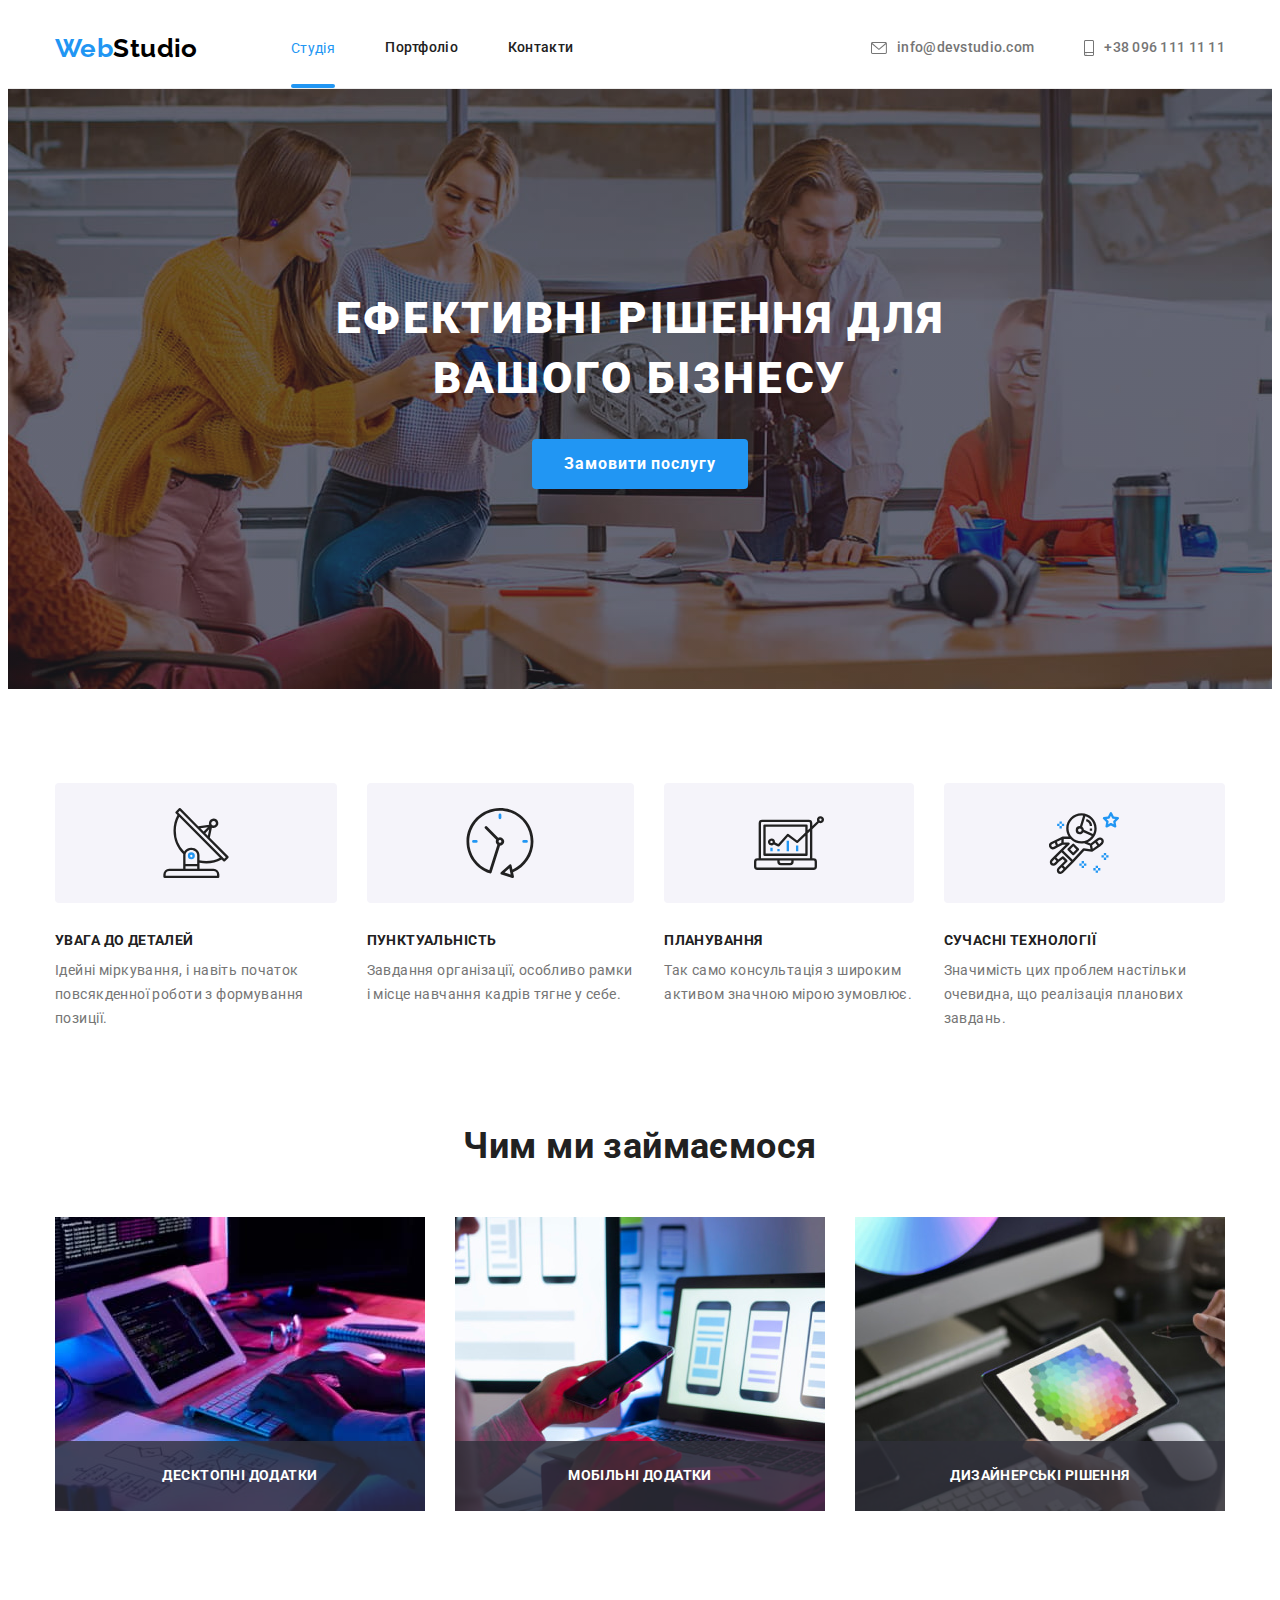
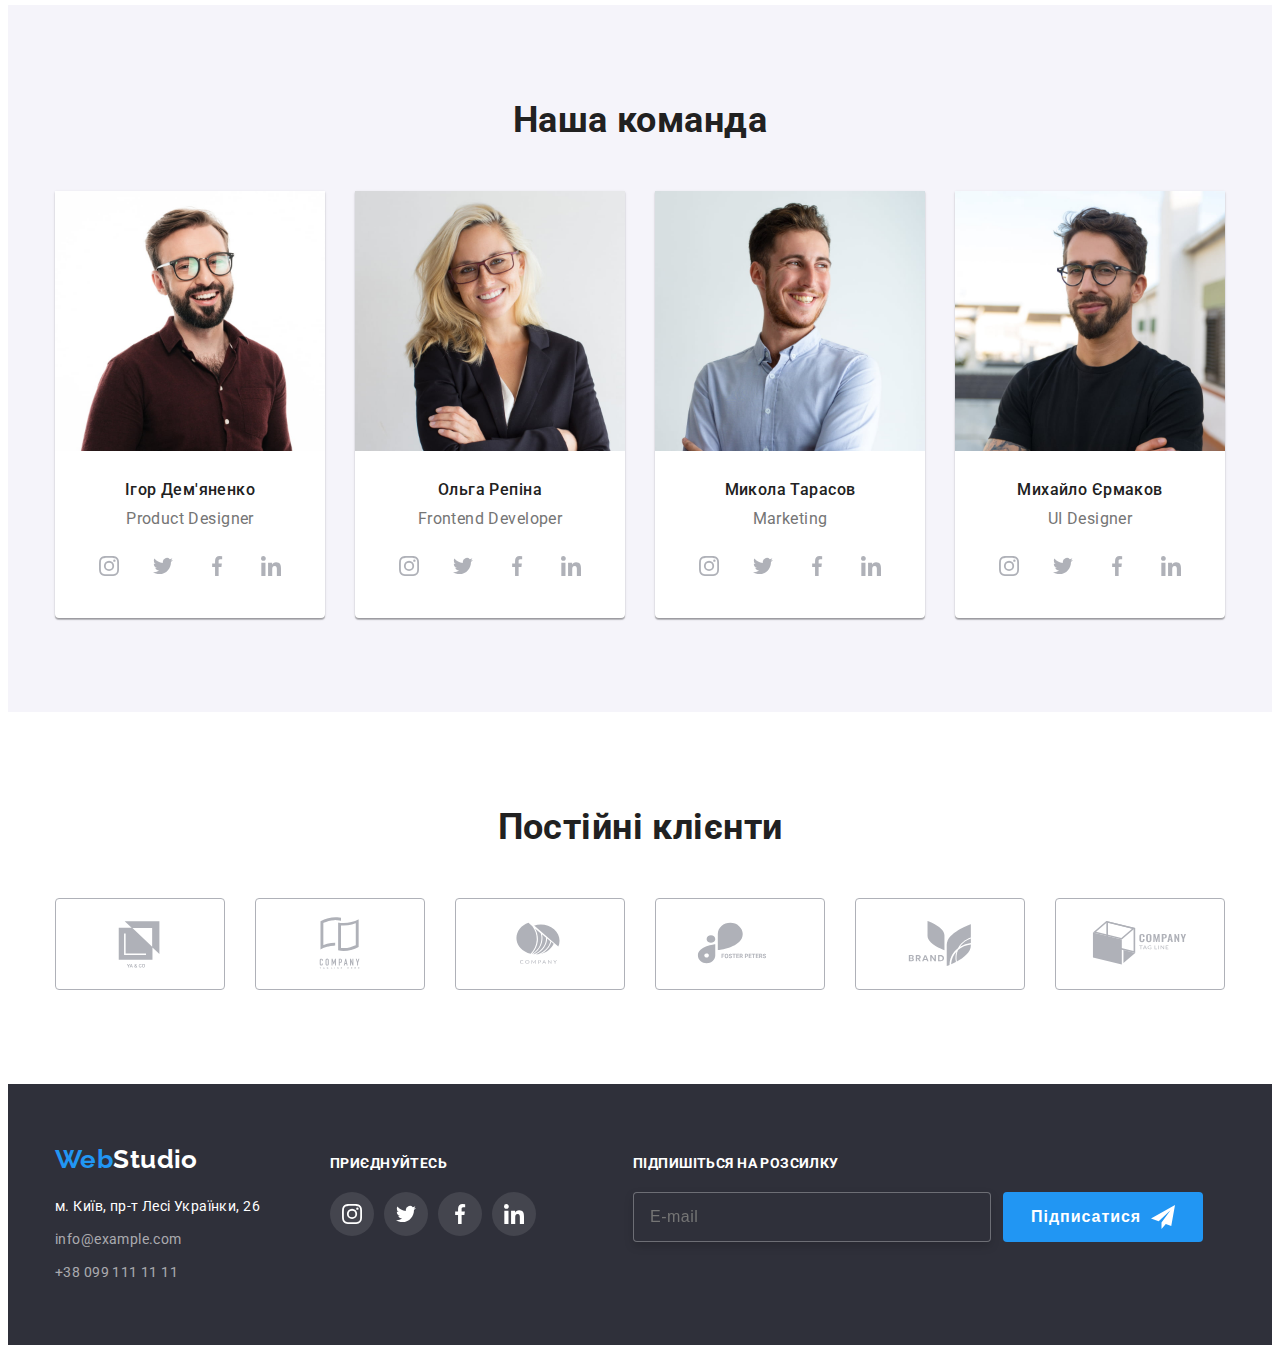
<file: index.html>
<!DOCTYPE html>
<html lang="uk">
  <head>
    <meta charset="UTF-8" />
    <meta http-equiv="X-UA-Compatible" content="IE=edge" />
    <meta name="viewport" content="width=device-width, initial-scale=1.0" />
    <link rel="preconnect" href="https://fonts.googleapis.com" />
    <link rel="preconnect" href="https://fonts.gstatic.com" crossorigin />
    <link
      href="https://fonts.googleapis.com/css2?family=Raleway:wght@700&family=Roboto:wght@400;500;700;900&display=swap"
      rel="stylesheet"
    />
    <link
      rel="stylesheet"
      href="https://cdnjs.cloudflare.com/ajax/libs/modern-normalize/1.1.0/modern-normalize.min.css"
      integrity="sha512-wpPYUAdjBVSE4KJnH1VR1HeZfpl1ub8YT/NKx4PuQ5NmX2tKuGu6U/JRp5y+Y8XG2tV+wKQpNHVUX03MfMFn9Q=="
      crossorigin="anonymous"
      referrerpolicy="no-referrer"
    />
    <link rel="stylesheet" href="css/styles.css" />
    <title>Студія</title>
  </head>
  <body>
    <header class="main-header">
      <div class="container main-nav">
        <a href="index.html" class="page-logo link"
            >Web<span class="page-logo-part link">Studio</span></a
          >
        <nav class="site-nav">
          <ul class="site-nav list">
            <li class="site-nav item"><a href="" class="link-acent link">Студія</a></li>
            <li class="site-nav item"><a href="portfolio.html" class="nav-link link">Портфоліо</a></li>
            <li class="site-nav item"><a href="" class="nav-link link">Контакти</a></li>
          </ul>
        </nav>
        <ul class="auth-nav list">
          <li class="auth-nav item">            
            <a href="mailto:info@devstudio.com" class="contact-link link"
              ><svg class="email-icon">
                  <use href="./images/icons.svg#icon-envelope"></use>
            </svg>info@devstudio.com</a
            >          
          </li>
          <li class="auth-nav item">               
            <a href="tel:+380961111111" class="contact-link link"
              ><svg class="phone-icon">
                  <use href="./images/icons.svg#icon-smartphone"></use>
                </svg>+38 096 111 11 11</a
            >           
          </li>
        </ul>
      </div>
    </header>
    <main>
      <section class="hero">
        <div class="container">
          <h1 class="hero-title">Ефективні рішення для вашого бізнесу</span></h1>
          <button class="hero-button" data-modal-open type="button">Замовити послугу</button>
        </div>
      </section>
      <section class="section">
          <div class="container">
          <h2 hidden class="section-title">Наші переваги</h2>
          <ul class="features-list">
            <li class="features-list item">
              <div class="icon-antena">
                  <svg class="features-icon">
                  <use href="./images/icons.svg#icon-antenna"></use>
                  </svg>
              </div>
              
              <h3 class="features-title">Увага до деталей</h3>
              <p class="features-text">
                Ідейні міркування, і навіть початок повсякденної роботи з
                формування позиції.
              </p>
            </li>
            <li class="features-list item icon-clock">
              <div class="icon-antena">
                  <svg class="features-icon">
                  <use href="./images/icons.svg#icon-clock"></use>
                  </svg>
              </div>
              <h3 class="features-title">Пунктуальність</h3>
              <p class="features-text">
                Завдання організації, особливо рамки і місце навчання кадрів
                тягне у себе.
              </p>
            </li>
            
            <li class="features-list item icon-computer">
              <div class="icon-antena">
                  <svg class="features-icon">
                  <use href="./images/icons.svg#icon-diagram"></use>
                  </svg>
              </div>
              <h3 class="features-title">Планування</h3>
              <p class="features-text">
                Так само консультація з широким активом значною мірою зумовлює.
              </p>
            </li>
            <li class="features-list item icon-astranaut">
              <div class="icon-antena">
                  <svg class="features-icon">
                  <use href="./images/icons.svg#icon-astronaut"></use>
                  </svg>
              </div>
              <h3 class="features-title">Сучасні технології</h3>
              <p class="features-text">
                Значимість цих проблем настільки очевидна, що реалізація
                планових завдань.
              </p>
            </li>
          </ul>
          </div>
        </section>

        <section class="section about-us">
          <div class="container">
          <h2 class="section-title">Чим ми займаємося</h2>
          <ul class="main-photo-list list">
            <li class="main-photo-list item">
              <img
                src="./images/box1.jpg"
                width="370"
                alt="Людина працює з комп'ютером"
              />
              <div class="main-photo-list text">Десктопні додатки</div>
            </li>
            <li class="main-photo-list item">
              <img
                src="./images/box2.jpg"
                width="370"
                alt="Людина працює з телефоном"
              />
              <div class="main-photo-list text">Мобільні додатки</div>
            </li>
            <li class="main-photo-list item">
              <img
                src="./images/box3.jpg"
                width="370"
                alt="Людина працює з планшетом"
              />
              <div class="main-photo-list text">Дизайнерські рішення</div>
            </li>
          </ul>
          </div>
        </section>
      
      <section class="section section-team">
        <div class="container">
          <h2 class="section-title">Наша команда</h2>
          <ul class="main-team-list list">
            <li class="main-team-list item">
              <img
                src="images/teamcard1.jpg"
                alt="Игорь Демченко"
                class="main-team-media"
              />
              <div class="main-team-info">
              <h3 class="main-team-list-title">Ігор Дем'яненко</h3>
              <p class="main-team-list-text">Product Designer</p>
              <ul class="team-list-icon">
                <li class="team-list-icon issue">
              <a href="#" class="list-social-icon">
                <svg class="social-icon">
                  <use href="./images/icons.svg#icon-instagram"></use>
                </svg>
              </a></li>
              <li class="team-list-icon issue"><a href="#" class="list-social-icon">
                <svg class="social-icon">
                  <use href="./images/icons.svg#icon-twitter"></use>
                </svg>
              </a>
            </li>
              <li class="team-list-icon issue"><a href="#" class="list-social-icon">
                <svg class="social-icon">
                  <use href="./images/icons.svg#icon-facebook"></use>
                </svg>
              </a>
            </li>
              <li class="team-list-icon issue"><a href="#" class="list-social-icon">
                <svg class="social-icon">
                  <use href="./images/icons.svg#icon-linkedin"></use>
                </svg>
              </a>
            </li>
            </ul>
            </div>
            </li>
            <li class="main-team-list item">
              <img src="images/teamcard2.jpg" class="main-team-media" alt="Ольга Репина" />
              <div class="main-team-info">
                <h3 class="main-team-list-title">Ольга Репіна</h3>
                 <p class="main-team-list-text">Frontend Developer</p>
                 <ul class="team-list-icon">
                <li class="team-list-icon issue">
              <a href="#" class="list-social-icon">
                <svg class="social-icon">
                  <use href="./images/icons.svg#icon-instagram"></use>
                </svg>
              </a>
                </li>
              <li class="team-list-icon issue">
              <a href="#" class="list-social-icon">
                <svg class="social-icon">
                  <use href="./images/icons.svg#icon-twitter"></use>
                </svg>
              </a>
              </li>
              <li class="team-list-icon issue">
              <a href="#" class="list-social-icon">
                <svg class="social-icon">
                  <use href="./images/icons.svg#icon-facebook"></use>
                </svg>
              </a>
              </li>
              <li class="team-list-icon issue">
              <a href="#" class="list-social-icon">
                <svg class="social-icon">
                  <use href="./images/icons.svg#icon-linkedin"></use>
                </svg>
              </a>
              </li>
            </ul>
            </div>
            </li>
            <li class="main-team-list item">
              <img
                src="images/teamcard3.jpg"
                class="main-team-media"
                alt="Николай Тарасов"
              />
              <div class="main-team-info">
              <h3 class="main-team-list-title">Микола Тарасов</h3>
              <p class="main-team-list-text">Marketing</p>
              <ul class="team-list-icon">
                <li class="team-list-icon issue">
              <a href="#" class="list-social-icon">
                <svg class="social-icon">
                  <use href="./images/icons.svg#icon-instagram"></use>
                </svg>
              </a>
              </li>
              <li class="team-list-icon issue">
              <a href="#" class="list-social-icon">
                <svg class="social-icon">
                  <use href="./images/icons.svg#icon-twitter"></use>
                </svg>
              </a>
              </li>
              <li class="team-list-icon issue">
              <a href="#" class="list-social-icon">
                <svg class="social-icon">
                  <use href="./images/icons.svg#icon-facebook"></use>
                </svg>
              </a>
              </li>
              <li class="team-list-icon issue">
              <a href="#" class="list-social-icon">
                <svg class="social-icon">
                  <use href="./images/icons.svg#icon-linkedin"></use>
                </svg>
              </a>
              </li>
            </ul>
            </div>
            </li>
            <li class="main-team-list item">
              <img
                src="images/teamcard4.jpg"
                class="main-team-media"
                alt="Михаил Ермаков"
              />
              <div class="main-team-info">
              <h3 class="main-team-list-title">Михайло Єрмаков</h3>
              <p class="main-team-list-text">UI Designer</p>
              <ul class="team-list-icon">
                <li class="team-list-icon issue">
              <a href="#" class="list-social-icon">
                <svg class="social-icon">
                  <use href="./images/icons.svg#icon-instagram"></use>
                </svg>
              </a>
              </li>
              <li class="team-list-icon issue">
              <a href="#" class="list-social-icon">
                <svg class="social-icon">
                  <use href="./images/icons.svg#icon-twitter"></use>
                </svg>
              </a>
              </li>
              <li class="team-list-icon issue">
              <a href="#" class="list-social-icon">
                <svg class="social-icon">
                  <use href="./images/icons.svg#icon-facebook"></use>
                </svg>
              </a>
              </li>
              <li class="team-list-icon issue">
              <a href="#" class="list-social-icon">
                <svg class="social-icon">
                  <use href="./images/icons.svg#icon-linkedin"></use>
                </svg>
              </a>
              </li>
            </ul>
            </div>
            </li>
          </ul>
        </div>
      </section>

      <section class="section section-clients">
        <div class="container">
          <h2 class="section-title">Постійні клієнти</h2>
          <ul class="main-clients-list">
            <li class="main-clients-list item">             
              <a href="#" class="list-clients-icon">
                <svg class="clients-icon">
                  <use href="./images/icons.svg#icon-Logo"></use>
                </svg>
              </a>           
            </li>
            <li class="main-clients-list item">
            
              <a href="#" class="list-clients-icon">
                <svg class="clients-icon">
                  <use href="./images/icons.svg#icon-company"></use>
                </svg>
              </a>
            
            </li><li class="main-clients-list item">
              
              <a href="#" class="list-clients-icon">
                <svg class="clients-icon">
                  <use href="./images/icons.svg#icon-group"></use>
                </svg>
              </a>
            
            </li><li class="main-clients-list item">
             
              <a href="#" class="list-clients-icon">
                <svg class="clients-icon">
                  <use href="./images/icons.svg#icon-fosters"></use>
                </svg>
              </a>
            
            </li><li class="main-clients-list item">
              
              <a href="#" class="list-clients-icon">
                <svg class="clients-icon">
                  <use href="./images/icons.svg#icon-brand"></use>
                </svg>
              </a>
           
            </li><li class="main-clients-list item">
             
              <a href="#" class="list-clients-icon">
                <svg class="clients-icon">
                  <use href="./images/icons.svg#icon-tagline"></use>
                </svg>
              </a>
            
            </li>
          </ul>
        </div>
      </section>
    </main>

    <footer class="footer-section">      
        <div class="container footer-main">
          <div class="footer-part">
          <a href="/index.html" class="page-logo-footer link"
            >Web<span class="page-logo-part-footer link">Studio</span></a
          >
          <address class="footer-adress">
            <ul class="footer-adress list">
              <li class="footer-adress item">
                <a
                  href="https://goo.gl/maps/CPtrU1FHBa2aNyZL9"
                  target="_blank"
                  rel="noopener noreferrer"
                  class="adress-company link"
                  >м. Київ, пр-т Лесі Українки, 26</a
                >
              </li>
              <li class="footer-adress item">
                <a href="mailto:info@example.com" class="footer-contact link"
                  >info@example.com</a
                >
              </li>
              <li class="footer-adress item">
                <a href="tel:+380991111111" class="footer-contact link">+38 099 111 11 11</a>
              </li>
            </ul>
          </address>
          </div>
          <div class="footer-join">
            <p class="footer-join title">Приєднуйтесь</p>          
              <ul class="footer-join-icon">
                <li class="footer-join-icon issue">
              <a href="#" class="list-footer-icon">
                <svg class="footer-icon">
                  <use href="./images/icons.svg#icon-instagram"></use>
                </svg>
              </a>
              </li>
              <li class="footer-join-icon issue">
              <a href="#" class="list-footer-icon">
                <svg class="footer-icon">
                  <use href="./images/icons.svg#icon-twitter"></use>
                </svg>
              </a>  
              </li>         
              <li class="footer-join-icon issue">
              <a href="#" class="list-footer-icon">
                <svg class="footer-icon">
                  <use href="./images/icons.svg#icon-facebook"></use>
                </svg>
              </a>   
              </li>     
              <li class="footer-join-icon issue">     
              <a href="#" class="list-footer-icon">
                <svg class="footer-icon">
                  <use href="./images/icons.svg#icon-linkedin"></use>
                </svg>
              </a>   
              </li>         
            </ul>      
      </div>
      <div class="footer-subscribe">
        <form action="" class="form-subscribe">
          <label class="footer-subscribe title" for="mail">Підпишіться на розсилку</label>
          <div class="subscribe-folder">
          <input type="email" name="email" class="subscribe-input" id="mail" placeholder="E-mail">
          <button type="submit" class="btn-subscribe">Підписатися
            <svg class="subscribe-icon">
                  <use href="./images/icons.svg#icon-telegram"></use>
                </svg>
          </button>
          </div>
        </form>
      </div>
        </div>
    </footer>
    <div class="backdrop is-hidden" data-modal>
      <div class="modal">
        <button data-modal-close class="btn-close"><svg class="close-icon">
                  <use href="./images/icons.svg#icon-closeblack"></use>
            </svg></button>
            <p class="form-title">Залиште свої дані, ми вам передзвонимо</p>
            <form action="" class="form">
              <ul>
              <li class="form-field">
                <label for="name" class="form-label">Ім'я
                <input type="text" class="form-input" name="name" id="name" placeholder="">
                <svg class="vector-icon">
                  <use href="./images/icons.svg#icon-vector"></use>
                </svg></label>
              </li>
            <li class="form-field">
                <label for="phone" class="form-label">Телефон</label>         
                <input type="tel" class="form-input" name="phone" id="phone" placeholder="">
            <svg class="vector-icon" >
                  <use href="./images/icons.svg#icon-phone"></use>
                </svg>
              </li>
            <li class="form-field">
                <label for="email" class="form-label">Пошта</label>
                <input type="email" class="form-input" name="email" id="email" placeholder="">
             <svg class="vector-icon" >
                  <use href="./images/icons.svg#icon-email"></use>
                </svg>
              </li>
            <li class="form-field">
                <label for="text" class="form-label">Коментар</label>
                <!-- <input type="text" class="form-input text" name="text" id="text" placeholder="Введіть текст"> -->
                <textarea name="text" id="text"  placeholder="Введіть текст"  class="form-input text"></textarea>
            </li>
            </ul>
            <div class="form-checkbox">
              <label for="offer" class="checkbox-label">
                <svg class="checkbox-icon" >
                      <use href="./images/icons.svg#icon-iconcheck"></use>
                    </svg>
                <input type="checkbox" class="checkbox" name="topic" id="offer">
                <span class="icon"></span>Погоджуюся з розсилкою та приймаю <a href="#" class="checkbox-label part">Умови договору</a></label>
            </div>
          </form>
           <button class="form-button" type="button">Відправити</button>
      </div>
    </div>
    <script src="js/modal.js"></script>
  </body>
</html>
</file>
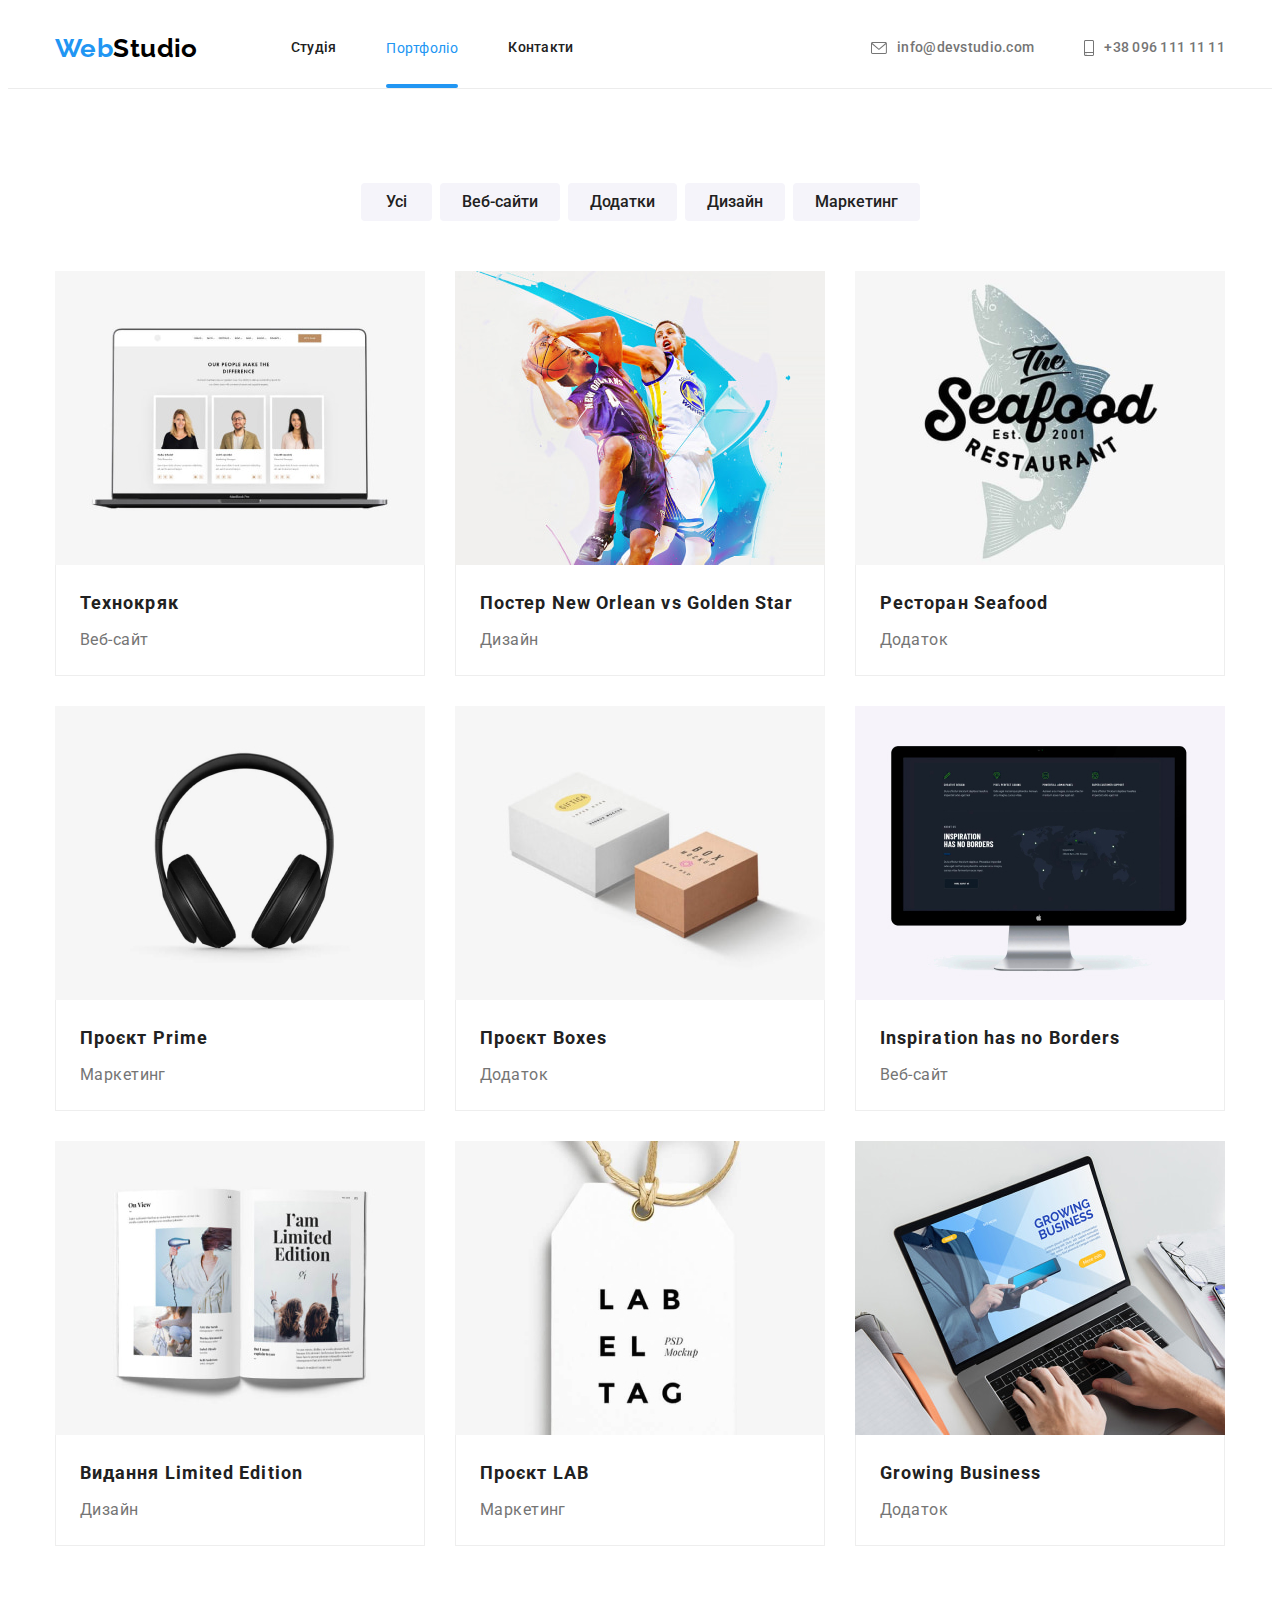
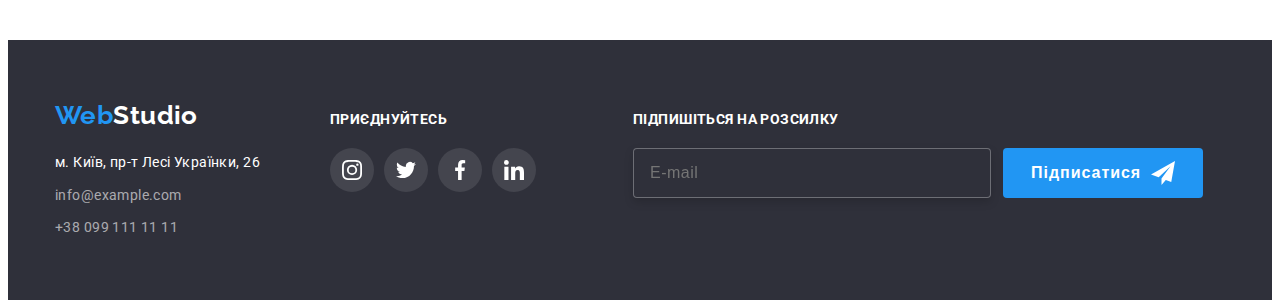
<file: portfolio.html>
<!DOCTYPE html>
<html lang="uk">
  <head>
    <meta charset="UTF-8" />
    <meta http-equiv="X-UA-Compatible" content="IE=edge" />
    <meta name="viewport" content="width=device-width, initial-scale=1.0" />
    <link rel="preconnect" href="https://fonts.googleapis.com" />
    <link rel="preconnect" href="https://fonts.gstatic.com" crossorigin />
    <link
      href="https://fonts.googleapis.com/css2?family=Raleway:wght@700&family=Roboto:wght@400;500;700;900&display=swap"
      rel="stylesheet"
    />
    <link
      rel="stylesheet"
      href="https://cdnjs.cloudflare.com/ajax/libs/modern-normalize/1.1.0/modern-normalize.min.css"
      integrity="sha512-wpPYUAdjBVSE4KJnH1VR1HeZfpl1ub8YT/NKx4PuQ5NmX2tKuGu6U/JRp5y+Y8XG2tV+wKQpNHVUX03MfMFn9Q=="
      crossorigin="anonymous"
      referrerpolicy="no-referrer"
    />
    <link rel="stylesheet" href="css/styles.css" />
    <title>Портфоліо</title>
  </head>
  <body>
    <header class="main-header">
      <div class="container main-nav">
        <a href="index.html" class="page-logo link"
          >Web<span class="page-logo-part link">Studio</span></a
        >
        <nav class="site-nav">
          <ul class="site-nav list">
            <li class="site-nav item">
              <a href="index.html" class="nav-link link">Студія</a>
            </li>
            <li class="site-nav item">
              <a href="" class="link-acent link">Портфоліо</a>
            </li>
            <li class="site-nav item"><a href="" class="nav-link link">Контакти</a></li>
          </ul>
        </nav>
        <ul class="auth-nav list">
          <li class="auth-nav item">            
            <a href="mailto:info@devstudio.com" class="contact-link link"
              ><svg class="email-icon">
                  <use href="./images/icons.svg#icon-envelope"></use>
            </svg>info@devstudio.com</a
            >          
          </li>
          <li class="auth-nav item">               
            <a href="tel:+380961111111" class="contact-link link"
              ><svg class="phone-icon">
                  <use href="./images/icons.svg#icon-smartphone"></use>
                </svg>+38 096 111 11 11</a
            >           
          </li>
        </ul>
      </div>
    </header>

    <main>
      <section class="section">
        <div class="container">
          <h1 hidden class="section-title">Портфоліо</h1>
          <ul class="section-buttons">
            <li class="section-buttons-item">
              <button type="button" class="section-button">Усі</button>
            </li>
            <li class="section-buttons-item">
              <button type="button" class="button-sites">Веб-сайти</button>
            </li>
            <li class="section-buttons-item">
              <button type="button" class="button-adds">Додатки</button>
            </li>
            <li class="section-buttons-item">
              <button type="button" class="button-design">Дизайн</button>
            </li>
            <li class="section-buttons-item">
              <button type="button" class="button-marketing">Маркетинг</button>
            </li>
          </ul>
          <ul class="section-portfolio">
            <li class="section-portfolio item">
              <a href="" class="portfolio-link link">
                <div class="portfolio-media">
                <img
                  src="images/technocrack.jpg"
                  width="370"
                  alt="Image of laptop"
                  class="portfolio-img"
                />
                <div class="portfolio-section">
                  <p class="portfolio-section text">Ресурс пропонує комплексні пропозиції з різним рівнем функціоналу та сервісів. Все це дозволить відвідувачу отримати вичерпні відомості про компанію чи приватну особу.</p>
                </div>
                
                </div>
                
                <div class="portfolio-list">
                  <h2 class="portfolio-items">Технокряк</h2>
                  <p class="portfolio-text">Веб-сайт</p>
                </div></a
              >
            </li>
            <li class="section-portfolio item">
              <a href="" class="portfolio-link link">
                <div class="portfolio-media">
                <img
                  src="images/poster.jpg"
                  width="370"
                  alt="Two men playing bascketboll"
                  class="portfolio-img"
                /><div class="portfolio-section">
                  <p class="portfolio-section text">Ресурс пропонує комплексні пропозиції з різним рівнем функціоналу та сервісів. Все це дозволить відвідувачу отримати вичерпні відомості про компанію чи приватну особу.</p>
                </div>
                </div>
                <div class="portfolio-list">
                  <h2 class="portfolio-items">
                    Постер New Orlean vs Golden Star
                  </h2>
                  <p class="portfolio-text">Дизайн</p>
                </div></a
              >
            </li>
            <li class="section-portfolio item">
              <a href="" class="portfolio-link link"
                >
                <div class="portfolio-media">
                <img
                  src="images/restoraunt.jpg"
                  width="370"
                  alt="Logo of seafood restaraunt"
                  class="portfolio-img"
                />
                <div class="portfolio-section">
                  <p class="portfolio-section text">Ресурс пропонує комплексні пропозиції з різним рівнем функціоналу та сервісів. Все це дозволить відвідувачу отримати вичерпні відомості про компанію чи приватну особу.</p>
                </div>
                </div>
                <div class="portfolio-list">
                  <h2 class="portfolio-items">Ресторан Seafood</h2>
                  <p class="portfolio-text">Додаток</p>
                </div></a
              >
            </li>
            <li class="section-portfolio item">
              <a href="" class="portfolio-link link"
                ><div class="portfolio-media">
                  <img
                  src="images/prime.jpg"
                  width="370"
                  alt="Picture of headphones"
                  class="portfolio-img"
                />
                <div class="portfolio-section">
                  <p class="portfolio-section text">Ресурс пропонує комплексні пропозиції з різним рівнем функціоналу та сервісів. Все це дозволить відвідувачу отримати вичерпні відомості про компанію чи приватну особу.</p>
                </div>
                </div>
                <div class="portfolio-list">
                  <h2 class="portfolio-items">Проєкт Prime</h2>
                  <p class="portfolio-text">Маркетинг</p>
                </div></a
              >
            </li>
            <li class="section-portfolio item">
              <a href="" class="portfolio-link link"
                ><div class="portfolio-media">
                <img
                  src="images/boxes.jpg"
                  width="370"
                  alt="Two boxes"
                  class="portfolio-img"
                />
                <div class="portfolio-section">
                  <p class="portfolio-section text">Ресурс пропонує комплексні пропозиції з різним рівнем функціоналу та сервісів. Все це дозволить відвідувачу отримати вичерпні відомості про компанію чи приватну особу.</p>
                </div>
                </div>
                <div class="portfolio-list">
                  <h2 class="portfolio-items">Проєкт Boxes</h2>
                  <p class="portfolio-text">Додаток</p>
                </div></a
              >
            </li>
            <li class="section-portfolio item">
              <a href="" class="portfolio-link link"
                >
                <div class="portfolio-media">
                  <img
                  src="images/inspiration.jpg"
                  alt="PC monitor"
                  class="portfolio-img"
                />
                <div class="portfolio-section">
                  <p class="portfolio-section text">Ресурс пропонує комплексні пропозиції з різним рівнем функціоналу та сервісів. Все це дозволить відвідувачу отримати вичерпні відомості про компанію чи приватну особу.</p>
                </div>
                </div>
                <div class="portfolio-list">
                  <h2 class="portfolio-items">Inspiration has no Borders</h2>
                  <p class="portfolio-text">Веб-сайт</p>
                </div></a
              >
            </li>
            <li class="section-portfolio item">
              <a href="" class="portfolio-link link">
                <div class="portfolio-media">
                <img
                  src="images/limited.jpg"
                  alt="Magazine"
                  class="portfolio-img"
                />
                <div class="portfolio-section">
                  <p class="portfolio-section text">Ресурс пропонує комплексні пропозиції з різним рівнем функціоналу та сервісів. Все це дозволить відвідувачу отримати вичерпні відомості про компанію чи приватну особу.</p>
                </div>
                </div>
                <div class="portfolio-list">
                  <h2 class="portfolio-items">Видання Limited Edition</h2>
                  <p class="portfolio-text">Дизайн</p>
                </div></a
              >
            </li>
            <li class="section-portfolio item">
              <a href="" class="portfolio-link link"
                ><div class="portfolio-media">
                <img src="images/lab.jpg" alt="Tag" class="portfolio-img" />
                 <div class="portfolio-section">
                  <p class="portfolio-section text">Ресурс пропонує комплексні пропозиції з різним рівнем функціоналу та сервісів. Все це дозволить відвідувачу отримати вичерпні відомості про компанію чи приватну особу.</p>
                </div>
                </div>
                <div class="portfolio-list">
                  <h2 class="portfolio-items">Проєкт LAB</h2>
                  <p class="portfolio-text">Маркетинг</p>
                </div></a
              >
            </li>
            <li class="section-portfolio item">
              <a href="" class="portfolio-link link"
                ><div class="portfolio-media">
                <img
                  src="images/growing.jpg"
                  width="370"
                  alt="Hands on laptop"
                  class="portfolio-img"
                />
                 <div class="portfolio-section">
                  <p class="portfolio-section text">Ресурс пропонує комплексні пропозиції з різним рівнем функціоналу та сервісів. Все це дозволить відвідувачу отримати вичерпні відомості про компанію чи приватну особу.</p>
                </div>
                </div>
                <div class="portfolio-list">
                  <h2 class="portfolio-items">Growing Business</h2>
                  <p class="portfolio-text">Додаток</p>
                </div></a
              >
            </li>
          </ul>
        </div>
      </section>
    </main>

    <footer class="footer-section portfolio">
        <div class="container footer-main">
          <div class="footer-part">
          <a href="/index.html" class="page-logo-footer link"
            >Web<span class="page-logo-part-footer link">Studio</span></a
          >
          <address class="footer-adress">
            <ul class="footer-adress list">
              <li class="footer-adress item">
                <a
                  href="https://goo.gl/maps/CPtrU1FHBa2aNyZL9"
                  target="_blank"
                  rel="noopener noreferrer"
                  class="adress-company link"
                  >м. Київ, пр-т Лесі Українки, 26</a
                >
              </li>
              <li class="footer-adress item">
                <a href="mailto:info@example.com" class="footer-contact link"
                  >info@example.com</a
                >
              </li>
              <li class="footer-adress item">
                <a href="tel:+380991111111" class="footer-contact link">+38 099 111 11 11</a>
              </li>
            </ul>
          </address>
          </div>
          <div class="footer-join">
            <p class="footer-join title">Приєднуйтесь</p>          
              <ul class="footer-join-icon">
                <li class="footer-join-icon issue">
              <a href="#" class="list-footer-icon">
                <svg class="footer-icon">
                  <use href="./images/icons.svg#icon-instagram"></use>
                </svg>
              </a>
              </li> 
              <li class="footer-join-icon issue">
              <a href="#" class="list-footer-icon">
                <svg class="footer-icon">
                  <use href="./images/icons.svg#icon-twitter"></use>
                </svg>
              </a>     
              </li> 
              <li class="footer-join-icon issue">    
              <a href="#" class="list-footer-icon">
                <svg class="footer-icon">
                  <use href="./images/icons.svg#icon-facebook"></use>
                </svg>
              </a> 
              </li>    
              <li class="footer-join-icon issue">      
              <a href="#" class="list-footer-icon">
                <svg class="footer-icon">
                  <use href="./images/icons.svg#icon-linkedin"></use>
                </svg>
              </a>    
              </li>       
            </ul>   
          </div>   
            <div class="footer-subscribe">
        <form action="" class="form-subscribe">
          <label class="footer-subscribe title" for="mail">Підпишіться на розсилку</label>
          <div class="subscribe-folder">
          <input type="email" name="email" class="subscribe-input" id="mail" placeholder="E-mail">
          <button type="submit" class="btn-subscribe">Підписатися
            <svg class="subscribe-icon">
                  <use href="./images/icons.svg#icon-telegram"></use>
                </svg>
          </button>
          </div>
        </form>
      </div>
      </div>
    </footer>
  </body>
</html>
</file>
<file: css/styles.css>
html {
  box-sizing: border-box;
}

*,
*::before,
*::after {
  box-sizing: inherit;
}

:root {
  --main-color-text: #212121;
  --secondary-color: #757575;
  --white-color: #fff;
  --secondary-white: rgba(255, 255, 255, 0.6);
  --button-color: #f5f4fa;
  --acent-color: #2196f3;
  --header-footer-color: #2f303a;
  --black-color: #000;
  --link-border: #eee;
  --section-team: #f5f4fa;
  --horizontal-line: #ececec;
  --icon-color: #afb1b8;
  --time-duration: 250ms cubic-bezier(0.4, 0, 0.2, 1);
}

body {
  font-family: "Roboto", "Raleway", sans-serif;
  background-color: var(--white-color);
  color: var(--main-color-text);
  font-size: 14px;
  letter-spacing: 0.03em;
}

.container {
  width: 1200px;
  margin: 0 auto;
  padding: 0 15px;
}

h1,
h2,
h3,
h4,
h5,
h6 {
  margin: 0;
}

.page-logo {
  margin-right: 93px;
}

.page-logo,
.page-logo-footer {
  font-weight: 700;
  font-size: 26px;
  line-height: 1.19;
  color: var(--acent-color);
}

.page-logo-part {
  color: var(--black-color);
}

.page-logo,
.page-logo-part,
.page-logo-footer {
  font-family: "Raleway";
}

ul {
  list-style: none;
  margin: 0;
  padding: 0;
}

.main-header {
  border: 1px var(--horizontal-line);
  border-style: hidden hidden solid hidden;
}

.main-nav {
  display: flex;
  align-items: center;
}

.site-nav {
  display: flex;
}

.auth-nav {
  display: flex;
  margin-left: auto;
}

.site-nav .item:not(:last-child),
.auth-nav .item:not(:last-child) {
  margin-right: 50px;
}

.nav-link {
  font-weight: 500;
  line-height: 1.14;
  letter-spacing: 0.02em;
  color: var(--main-color-text);
  padding: 32px 0;
}

.nav-link,
.page-logo-part,
.page-logo-part-footer,
.adress-company,
.footer-contact {
  transition: color var(--time-duration);
}

.nav-link:hover,
.nav-link:focus,
.page-logo-part:hover,
.page-logo-part:focus,
.page-logo-part-footer:hover,
.page-logo-part-footer:focus,
.adress-company:hover,
.adress-company:focus,
.footer-contact:hover,
.footer-contact:focus {
  color: var(--acent-color);
}

.link-acent {
  color: var(--acent-color);
  padding: 32px 0;
  position: relative;
}

.site-nav .list {
  position: relative;
}

.link-acent::after {
  content: "";
  position: absolute;
  background-color: var(--acent-color);
  width: 100%;
  height: 4px;
  border-radius: 2px;
  left: 0;
  bottom: 0;
}

.contact-link {
  padding: 32px 0;
  font-weight: 500;
  line-height: 1.14;
  letter-spacing: 0.02em;
  color: var(--secondary-color);
  fill: currentColor;
  display: flex;
  align-items: center;
  transition: color var(--time-duration);
}

.contact-link:hover,
.contact-link:focus {
  color: var(--acent-color);
}

.link {
  text-decoration: none;
}

.link-number,
.link-email {
  color: var(--secondary-color);
}
.site-nav .link-acent {
  transition: color var(--time-duration);
}

.site-nav .link-acent:hover,
.site-nav .link-acent:focus {
  color: var(--black-color);
}

.email-icon {
  margin-right: 10px;
  width: 16px;
  height: 12px;
}

.phone-icon {
  margin-right: 10px;
  width: 10px;
  height: 16px;
}

.hero {
  background-color: var(--header-footer-color);
  background-image: linear-gradient(
      to right,
      rgba(47, 48, 58, 0.4),
      rgba(47, 48, 58, 0.4)
    ),
    url("../images/background.jpg");
  background-repeat: no-repeat;
  background-position: center;
  background-size: cover;
  text-align: center;
  padding: 200px 0;
  max-width: 1600px;
  margin: 0 auto;
  height: 600px;
}

.hero-title {
  font-weight: 900;
  font-size: 44px;
  letter-spacing: 0.06em;
  text-transform: uppercase;
  color: var(--white-color);
  line-height: 1.36;
  width: 696px;
  margin: 0 auto;
}

.hero-title-transform {
  display: block;
}

.hero-button {
  display: inline-block;
  font-weight: 700;
  font-size: 16px;
  line-height: 1.87;
  letter-spacing: 0.06em;
  cursor: pointer;
  padding: 10px 32px;
  margin-top: 30px;
}

.section {
  padding: 94px 0;
}

.features-list {
  display: flex;
}

.features-list .item {
  flex-direction: column;
}

.icon-antena {
  display: block;
  height: 120px;
  background-color: var(--button-color);
  border-radius: 4px;
  margin-bottom: 30px;
}

.main-clients-list {
  display: flex;
  gap: 30px;
}

.main-clients-list .item {
  width: 170px;
  height: 92px;
}

.clients-icon {
  width: 106px;
  height: 60px;
  display: block;
}
.list-clients-icon {
  display: flex;
  justify-content: center;
  align-items: center;
  border: 1px solid var(--icon-color);
  border-radius: 4px;
  fill: var(--icon-color);
  width: 100%;
  height: 100%;
  transition: fill var(--time-duration), border var(--time-duration);
}

.list-clients-icon:hover,
.list-clients-icon:focus {
  fill: var(--acent-color);
  border: 1px solid var(--acent-color);
}

.features-icon {
  width: 70px;
  height: 70px;
  display: block;
  margin: 25px auto;
}

.features-list .item:not(:last-child),
.main-photo-list .item:not(:last-child),
.main-team-list .item:not(:last-child) {
  margin-right: 30px;
}

.features-title {
  font-size: 14px;
  font-weight: 700;
  line-height: 1.14;
  text-transform: uppercase;
  margin-top: 0;
  margin-bottom: 10px;
}

.features-text {
  color: var(--secondary-color);
  line-height: 1.71;
  margin: 0;
}

.hero-button {
  background-color: var(--acent-color);
  color: var(--white-color);
  border-radius: 4px;
  border: none;
  font-family: "Roboto", sans-serif;
}

.section-title {
  color: var(--main-color-text);
  font-weight: 700;
  font-size: 36px;
  line-height: 1.17;
  margin: 0;
  text-align: center;
  margin-bottom: 50px;
}

.about-us {
  padding-top: 0;
}

.main-photo-list {
  display: flex;
}
.main-photo-list .item {
  position: relative;
}

.main-photo-list .text {
  display: flex;
  justify-content: center;
  align-items: center;
  width: 100%;
  height: 70px;
  font-weight: 700;
  line-height: 1.14;
  text-align: center;
  letter-spacing: 0.03em;
  text-transform: uppercase;
  color: var(--white-color);
  position: absolute;
  background-color: rgba(47, 48, 58, 0.8);
  bottom: 0;
}

ul.main-team-list {
  display: flex;
}

.list-social-icon {
  display: flex;
  justify-content: center;
  align-items: center;
  width: 100%;
  height: 100%;
  background-color: var(--white-color);
  color: var(--icon-color);
  border-radius: 50%;
  transition: background-color var(--time-duration), color var(--time-duration);
}

.list-social-icon:not(:last-child) {
  margin-right: 10px;
}

.list-social-icon:hover,
.list-social-icon:focus {
  background-color: var(--acent-color);
  color: var(--white-color);
}

.social-icon {
  width: 20px;
  height: 20px;
  fill: currentColor;
}

.main-team-info {
  padding: 30px 0;
}

.main-team-media {
  display: block;
  width: 100%;
  height: auto;
}

.team-list-icon {
  display: flex;
  justify-content: center;
  align-items: center;
}

.team-list-icon .issue {
  width: 44px;
  height: 44px;
}

.team-list-icon .issue:not(:last-child) {
  margin-right: 10px;
}

.main-team-list .item {
  text-align: center;
  background-color: var(--white-color);
  border-radius: 0px 0px 4px 4px;
  box-shadow: 0px 1px 3px rgba(0, 0, 0, 0.12), 0px 1px 1px rgba(0, 0, 0, 0.14),
    0px 2px 1px rgba(0, 0, 0, 0.2);
}

.main-team-list-title {
  font-weight: 500;
  font-size: 16px;
  line-height: 1.16;
  margin-bottom: 10px;
}

.main-team-list-text {
  font-size: 16px;
  line-height: 1.16;
  color: var(--secondary-color);
  margin: 0;
  margin-bottom: 16px;
}

.section-team {
  background-color: var(--section-team);
  padding-top: 94px;
  padding-bottom: 94px;
}

.page-logo-part-footer {
  display: inline-block;
  font-family: "Raleway";
  color: var(--white-color);
}

.footer-section {
  background-color: var(--header-footer-color);
  padding: 60px 0;
}

address.footer-adress {
  margin-top: 20px;
}

.footer-adress .item:not(:last-child) {
  margin-bottom: 9px;
}

.adress-company,
.footer-contact {
  line-height: 1.71;
  font-style: normal;
}

.adress-company {
  color: var(--white-color);
}

.footer-contact {
  color: var(--secondary-white);
}

.footer-main {
  display: flex;
  align-items: baseline;
}

.footer-part {
  margin-right: 70px;
}

.footer-join .title {
  font-size: 14px;
  font-weight: 700;
  line-height: 1.14;
  text-transform: uppercase;
  margin-top: 0;
  margin-bottom: 20px;
  color: var(--white-color);
}

.footer-join {
  margin-right: 93px;
}

.footer-join-icon {
  display: flex;
  gap: 10px;
}

.list-footer-icon {
  padding: 12px;
  background-color: rgba(255, 255, 255, 0.1);
  color: var(--white-color);
  border-radius: 50%;
  transition: background-color var(--time-duration);
}

.list-footer-icon:hover,
.list-footer-icon:focus {
  background-color: var(--acent-color);
  color: var(--white-color);
}

.footer-join-icon .issue {
  width: 44px;
  height: 44px;
}

.footer-icon {
  width: 20px;
  height: 20px;
  fill: currentColor;
  display: block;
}

.section-button {
  padding: 6px 25px;
}

.button-sites,
.button-adds,
.button-design,
.button-marketing {
  padding: 6px 22px;
}

.section-button,
.button-sites,
.button-adds,
.button-design,
.button-marketing {
  background: var(--button-color);
  border-radius: 4px;
  border: none;
  font-weight: 500;
  font-size: 16px;
  line-height: 1.62;
  color: var(--main-color-text);
  font-family: "Roboto", sans-serif;
  cursor: pointer;
}

.section-portfolio {
  display: flex;
  flex-wrap: wrap;
}

.section-portfolio .item:nth-child(3n) {
  margin-right: 0;
}

.section-portfolio .item:nth-last-child(-n + 3) {
  margin-bottom: 0;
}

.section-portfolio .item {
  margin-bottom: 30px;
  margin-right: 30px;
}

.portfolio-link {
  display: block;
  transition: box-shadow var(--time-duration);
}

.portfolio-link:hover,
.portfolio-link:focus {
  box-shadow: 0px 1px 1px rgba(0, 0, 0, 0.12), 0px 4px 4px rgba(0, 0, 0, 0.06),
    1px 4px 6px rgba(0, 0, 0, 0.16);
}

.portfolio-list {
  padding: 20px 24px;
  border-left: 1px solid var(--link-border);
  border-right: 1px solid var(--link-border);
  border-bottom: 1px solid var(--link-border);
}

.portfolio-text {
  font-size: 16px;
  line-height: 1.87;
  color: var(--secondary-color);
  margin: 0;
}

.portfolio-items {
  font-weight: 700;
  font-size: 18px;
  line-height: 2;
  letter-spacing: 0.06em;
  color: var(--main-color-text);
  margin: 0;
  margin-bottom: 4px;
}

.portfolio-img {
  display: block;
  max-width: 100%;
  height: auto;
}

.portfolio-media {
  position: relative;
  overflow: hidden;
}

.portfolio-section {
  position: absolute;
  width: 100%;
  height: 100%;
  left: 0;
  bottom: 0;
  background-color: var(--acent-color);
  opacity: 0;
  transform: translateY(100%);
  transition: opacity var(--time-duration), transform var(--time-duration);
}

.portfolio-link:hover .portfolio-section,
.portfolio-link:focus .portfolio-section {
  opacity: 0.9;
  transform: translateY(0);
}

.portfolio-section .text {
  font-size: 18px;
  line-height: 1.55;
  margin: 0 auto;
  letter-spacing: 0.03em;
  color: var(--white-color);
  padding: 63px 24px;
}

.section-button,
.button-sites,
.button-adds,
.button-design,
.button-marketing,
.button-sites,
.button-adds,
.button-design {
  transition: background-color var(--time-duration), color var(--time-duration),
    box-shadow var(--time-duration);
}

.section-button:focus,
.section-button:hover,
.button-sites:focus,
.button-adds:focus,
.button-design:focus,
.button-marketing:focus,
.button-sites:hover,
.button-adds:hover,
.button-design:hover,
.button-marketing:hover {
  background-color: var(--acent-color);
  color: var(--button-color);
  box-shadow: 0px 1px 3px rgba(0, 0, 0, 0.12), 0px 1px 1px rgba(0, 0, 0, 0.14),
    0px 2px 1px rgba(0, 0, 0, 0.2);
}

.section-buttons {
  margin-bottom: 50px;
  display: flex;
  justify-content: center;
}

.section-buttons-item:not(:last-child) {
  margin-right: 8px;
}

.backdrop {
  position: fixed;
  width: 100%;
  height: 100%;
  top: 0;
  left: 0;
  background-color: rgba(0, 0, 0, 0.2);
  opacity: 1;
  transition: opacity var(--time-duration);
}

.backdrop.is-hidden {
  opacity: 0;
  pointer-events: none;
  visibility: hidden;
}

.backdrop.is-hidden .modal {
  transform: translate(-50%, -50%) scale(0.6);
}

.modal {
  position: absolute;
  min-width: 528px;
  min-height: 581px;
  top: 50%;
  left: 50%;
  transform: translate(-50%, -50%) scale(1);
  background-color: var(--white-color);
  transition: transform var(--time-duration), opacity var(--time-duration);
}

.btn-close {
  width: 32px;
  height: 32px;
  background-color: var(--white-color);
  border: 1px solid rgba(0, 0, 0, 0.1);
  border-radius: 50%;
  margin-left: 490px;
  margin-top: 8px;
  cursor: pointer;
}

.close-icon {
  display: block;
  width: 18px;
  height: 18px;
  color: currentColor;
  transition: fill var(--time-duration);
}

.close-icon:hover,
.close-icon:focus {
  fill: var(--acent-color);
}

.form {
  padding: 0;
  margin: 0 auto;
  width: 448px;
}

.form-field {
  position: relative;
}

.form-label {
  font-size: 12px;
  line-height: 1.16;
  letter-spacing: 0.01em;
  color: var(--secondary-color);
}

.form-input {
  margin-top: 4px;
  margin-bottom: 10px;
  padding-left: 42px;
  width: 100%;
  border: 1px solid rgba(33, 33, 33, 0.2);
  border-radius: 4px;
  height: 40px;
  transition: border var(--time-duration);
}

.form-input:hover,
.form-input:focus {
  border: 1px solid var(--acent-color);
}

.form-field:hover .vector-icon {
  fill: #2196f3;
}

.form-title {
  margin: 2px 40px 0;
  margin-bottom: 12px;
  font-weight: 700;
  font-size: 20px;
  line-height: 1.15;
  text-align: center;
  letter-spacing: 0.03em;
  color: var(--main-color-text);
}

.form-icon {
  width: 18px;
  height: 18px;
}

.vector-icon {
  position: absolute;
  top: 50%;
  left: 12px;
  display: block;
  width: 18px;
  height: 18px;
  transform: translateY(-4px);
  transition: fill var(--time-duration);
}

.form-input.text {
  height: 120px;
  padding: 12px 16px;
  font-size: 12px;
  line-height: 1.16;
  letter-spacing: 0.01em;
  color: var(--main-color-text);
}

.form-field:focus-within > .vector-icon {
  fill: var(--acent-color);
}

.checkbox {
  appearance: none;
  position: absolute;
}

.icon {
  display: inline-block;
  margin-right: 7px;
  width: 16px;
  height: 15px;
  border: 2px solid var(--main-color-text);
  border-radius: 2px;
}

.checkbox:checked + .icon {
  border: 0.2px solid var(--white-color);
  background-color: var(--acent-color);
  background-size: contain;
  background-origin: border-box;
  border-radius: 2px;
  background-image: url("../images/iconcheck.svg");
}

.form-checkbox {
  padding-top: 10px;
  padding-left: 12px;
  padding-right: 11px;
  padding-bottom: 30px;
}

.checkbox-label {
  line-height: 1.71;
  letter-spacing: 0.03em;
  color: var(--secondary-color);
  display: flex;
  align-items: center;
}

/* .checkbox:checked ~ .checkbox-icon{
  opacity: 1;
} */

.checkbox-label .part {
  color: var(--acent-color);
  text-decoration: underline;
}

.checkbox-icon {
  position: absolute;
  width: 16px;
  height: 15px;
}

.form-button {
  display: block;
  margin: 0 auto;
  font-weight: 700;
  font-size: 16px;
  line-height: 1.87;
  letter-spacing: 0.06em;
  cursor: pointer;
  padding: 10px 52px;
  margin-bottom: 40px;
  color: var(--white-color);
  background-color: var(--acent-color);
  box-shadow: 0px 4px 4px rgba(0, 0, 0, 0.15);
  border-radius: 4px;
  border: hidden;
  transition: background-color var(--time-duration),
    box-shadow var(--time-duration);
}

.form-button:hover,
.form-button:focus {
  background: #188ce8;
  box-shadow: 0px 4px 4px rgba(0, 0, 0, 0.15);
}

.subscribe-folder {
  display: flex;
  margin: 0 auto;
}

.footer-subscribe .title {
  font-weight: 700;
  line-height: 1.14;
  text-transform: uppercase;
  margin-top: 0;
  margin-bottom: 20px;
  color: var(--white-color);
}

.btn-subscribe {
  display: flex;
  padding: 10px 28px;
  justify-content: center;
  align-items: center;
  letter-spacing: 0.06em;
  color: var(--white-color);
  background-color: var(--acent-color);
  border-radius: 4px;
  cursor: pointer;
  border: hidden;
  font-weight: 700;
  font-size: 16px;
  line-height: 1.87;
  height: 50px;
  margin-top: 20px;
}

.subscribe-input {
  display: block;
  width: 358px;
  height: 50px;
  border: 1px solid rgba(255, 255, 255, 0.3);
  filter: drop-shadow(0px 4px 4px rgba(0, 0, 0, 0.15));
  border-radius: 4px;
  margin-top: 20px;
  margin-right: 12px;
  letter-spacing: 0.03em;
  background-color: var(--header-footer-color);
  color: rgba(255, 255, 255, 0.6);
  font-size: 16px;
  line-height: 1.25;
  padding: 15px 16px;
}

.subscribe-icon {
  margin-left: 10px;
  width: 24px;
  height: 24px;
}
</file>
